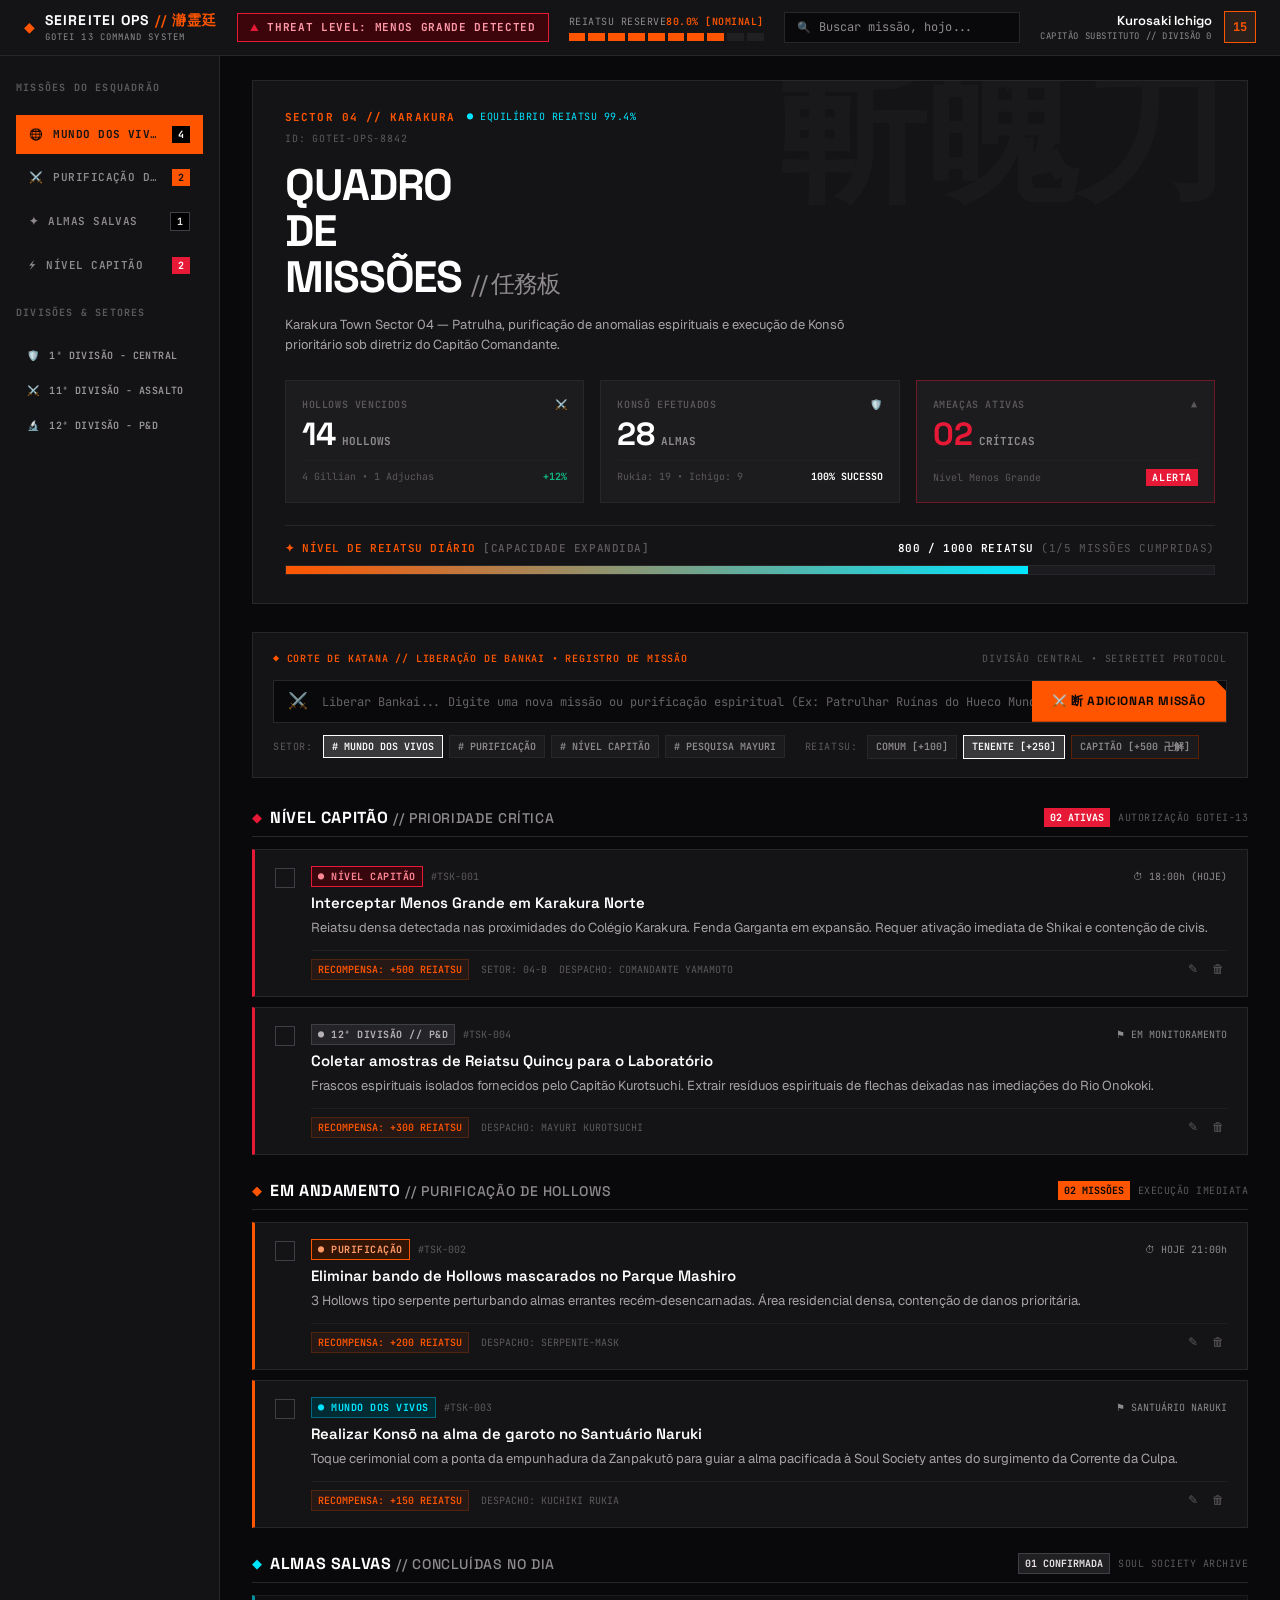
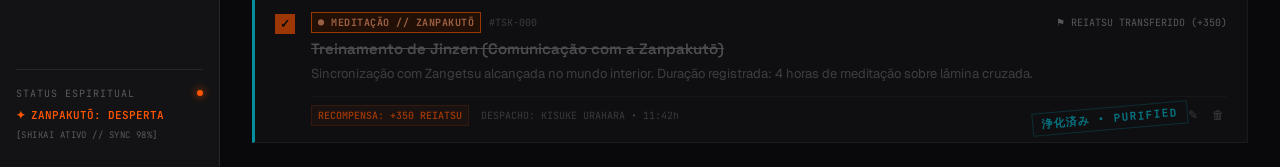
<file: index.html>
<!DOCTYPE html>
<html lang="pt-BR">
<head>
  <meta charset="UTF-8">
  <meta name="viewport" content="width=device-width, initial-scale=1.0">
  <title>SEIREITEI OPS // GOTEI 13 COMMAND SYSTEM</title>
  <!-- Google Fonts: Space Grotesk, Geist / Inter, JetBrains Mono -->
  <link rel="preconnect" href="https://fonts.googleapis.com">
  <link rel="preconnect" href="https://fonts.gstatic.com" crossorigin>
  <link href="https://fonts.googleapis.com/css2?family=Geist:wght@300;400;500;600;700&family=JetBrains+Mono:wght@400;500;600;700&family=Space+Grotesk:wght@500;600;700&display=swap" rel="stylesheet">
  <link rel="stylesheet" href="style.css">
</head>
<body>
  <div class="layout-wrapper">
    
    <!-- TOP GLOBAL BAR -->
    <header class="global-topbar">
      <div class="topbar-brand">
        <span class="diamond-icon">◆</span>
        <div class="brand-text">
          <span class="brand-title">SEIREITEI OPS <span class="kanji-sub">// 瀞霊廷</span></span>
          <span class="brand-sub">GOTEI 13 COMMAND SYSTEM</span>
        </div>
      </div>

      <div class="threat-alert-pill">
        <span class="warning-triangle">▲</span>
        <span class="threat-text">THREAT LEVEL: MENOS GRANDE DETECTED</span>
      </div>

      <div class="reiatsu-reserve-block">
        <div class="reiatsu-label-row">
          <span>REIATSU RESERVE</span>
          <span class="reiatsu-pct" id="global-reiatsu-pct">84.2% [NOMINAL]</span>
        </div>
        <div class="segmented-bar" id="global-reiatsu-bar">
          <div class="bar-tick active"></div>
          <div class="bar-tick active"></div>
          <div class="bar-tick active"></div>
          <div class="bar-tick active"></div>
          <div class="bar-tick active"></div>
          <div class="bar-tick active"></div>
          <div class="bar-tick active"></div>
          <div class="bar-tick active"></div>
          <div class="bar-tick"></div>
          <div class="bar-tick"></div>
        </div>
      </div>

      <div class="topbar-search">
        <span class="search-icon">🔍</span>
        <input type="text" id="mission-search" placeholder="Buscar missão, hojo..." autocomplete="off">
      </div>

      <div class="officer-profile">
        <div class="officer-info">
          <span class="officer-name">Kurosaki Ichigo</span>
          <span class="officer-rank">CAPITÃO SUBSTITUTO // DIVISÃO 0</span>
        </div>
        <div class="officer-avatar">
          <div class="avatar-box">15</div>
        </div>
      </div>
    </header>

    <div class="main-body-container">
      
      <!-- LEFT SIDEBAR -->
      <aside class="sidebar">
        <div class="nav-section-title">MISSÕES DO ESQUADRÃO</div>
        <nav class="sidebar-nav">
          <button class="nav-item active" data-filter="mundo-dos-vivos">
            <span class="nav-icon">🌐</span>
            <span class="nav-label">MUNDO DOS VIVOS</span>
            <span class="nav-badge" id="badge-mundo-vivos">12</span>
          </button>
          <button class="nav-item" data-filter="purificacao">
            <span class="nav-icon">⚔️</span>
            <span class="nav-label">PURIFICAÇÃO DE HOLLOWS</span>
            <span class="nav-badge orange" id="badge-hollows">5</span>
          </button>
          <button class="nav-item" data-filter="almas-salvas">
            <span class="nav-icon">✦</span>
            <span class="nav-label">ALMAS SALVAS</span>
            <span class="nav-badge dark" id="badge-almas">48</span>
          </button>
          <button class="nav-item" data-filter="nivel-capitao">
            <span class="nav-icon">⚡</span>
            <span class="nav-label">NÍVEL CAPITÃO</span>
            <span class="nav-badge red" id="badge-capitao">3</span>
          </button>
        </nav>

        <div class="nav-section-title">DIVISÕES & SETORES</div>
        <nav class="sidebar-nav division-nav">
          <button class="nav-item sub-div" data-division="1">
            <span class="div-glyph">🛡️</span>
            <span class="nav-label">1ª DIVISÃO - CENTRAL</span>
          </button>
          <button class="nav-item sub-div" data-division="11">
            <span class="div-glyph">⚔️</span>
            <span class="nav-label">11ª DIVISÃO - ASSALTO</span>
          </button>
          <button class="nav-item sub-div" data-division="12">
            <span class="div-glyph">🔬</span>
            <span class="nav-label">12ª DIVISÃO - P&D</span>
          </button>
        </nav>

        <div class="sidebar-bottom-status">
          <div class="status-indicator-header">
            <span class="status-header-text">STATUS ESPIRITUAL</span>
            <span class="pulse-dot"></span>
          </div>
          <div class="status-body">
            <span class="sub-status-icon">✦</span>
            <span class="sub-status-label">ZANPAKUTŌ: DESPERTA</span>
          </div>
          <div class="status-subline">[SHIKAI ATIVO // SYNC 98%]</div>
        </div>
      </aside>

      <!-- CENTER CONTENT -->
      <main class="center-content">
        
        <!-- SECTOR HERO BANNER -->
        <section class="sector-hero-card">
          <div class="sector-bg-watermark">斬魄刀</div>
          <div class="sector-meta-header">
            <div class="sector-tag">SECTOR 04 // KARAKURA</div>
            <div class="reiatsu-eq-pill">● EQUILÍBRIO REIATSU 99.4%</div>
          </div>
          <div class="gotei-id">ID: GOTEI-OPS-8842</div>

          <div class="hero-main-title">
            <h1>QUADRO<br>DE<br>MISSÕES <span class="title-sub">// 任務板</span></h1>
          </div>

          <p class="hero-desc">
            Karakura Town Sector 04 — Patrulha, purificação de anomalias espirituais e execução de Konsō prioritário sob diretriz do Capitão Comandante.
          </p>

          <div class="stats-row">
            <div class="stat-card">
              <div class="stat-card-head">
                <span>HOLLOWS VENCIDOS</span>
                <span class="stat-icon">⚔️</span>
              </div>
              <div class="stat-main">
                <span class="stat-num" id="stat-hollows-vencidos">14</span>
                <span class="stat-unit">HOLLOWS</span>
              </div>
              <div class="stat-footer">
                <span>4 Gillian • 1 Adjuchas</span>
                <span class="stat-highlight green">+12%</span>
              </div>
            </div>

            <div class="stat-card">
              <div class="stat-card-head">
                <span>KONSŌ EFETUADOS</span>
                <span class="stat-icon">🛡️</span>
              </div>
              <div class="stat-main">
                <span class="stat-num" id="stat-konso-total">28</span>
                <span class="stat-unit">ALMAS</span>
              </div>
              <div class="stat-footer">
                <span>Rukia: 19 • Ichigo: 9</span>
                <span class="stat-highlight">100% SUCESSO</span>
              </div>
            </div>

            <div class="stat-card danger">
              <div class="stat-card-head">
                <span>AMEAÇAS ATIVAS</span>
                <span class="stat-icon red">▲</span>
              </div>
              <div class="stat-main">
                <span class="stat-num red" id="stat-ameacas-ativas">02</span>
                <span class="stat-unit">CRÍTICAS</span>
              </div>
              <div class="stat-footer">
                <span>Nível Menos Grande</span>
                <span class="alert-pill-red">ALERTA</span>
              </div>
            </div>
          </div>

          <!-- REIATSU PROGRESS -->
          <div class="reiatsu-progress-container">
            <div class="reiatsu-bar-header">
              <span class="bar-title">✦ NÍVEL DE REIATSU DIÁRIO <span class="bar-subtitle">[CAPACIDADE EXPANDIDA]</span></span>
              <span class="bar-values"><span id="reiatsu-current-val">780</span> / 1000 REIATSU <span class="missions-count" id="stat-completed-summary">(7/9 MISSÕES CUMPRIDAS)</span></span>
            </div>
            <div class="segmented-track" id="main-reiatsu-progress">
              <!-- JS will fill or we populate -->
              <div class="track-fill" id="reiatsu-bar-fill" style="width: 78%;"></div>
            </div>
          </div>
        </section>

        <!-- ADD MISSION BOX -->
        <section class="mission-input-section">
          <div class="input-section-header">
            <span class="sec-tag">◆ CORTE DE KATANA // LIBERAÇÃO DE BANKAI • REGISTRO DE MISSÃO</span>
            <span class="sec-right">DIVISÃO CENTRAL • SEIREITEI PROTOCOL</span>
          </div>

          <form id="new-mission-form" class="mission-form">
            <div class="form-main-bar">
              <span class="katana-cross-icon">⚔️</span>
              <input 
                type="text" 
                id="task-title-input" 
                placeholder="Liberar Bankai... Digite uma nova missão ou purificação espiritual (Ex: Patrulhar Ruínas do Hueco Mundo)..." 
                required 
                autocomplete="off"
              />
              <button type="submit" class="btn-bankai-add">
                <span>⚔️ 断 ADICIONAR MISSÃO</span>
              </button>
            </div>

            <div class="form-selectors-row">
              <div class="selector-group">
                <span class="sel-label">SETOR:</span>
                <div class="tag-chips" id="sector-chips">
                  <button type="button" class="tag-chip active" data-sector="mundo-dos-vivos"># MUNDO DOS VIVOS</button>
                  <button type="button" class="tag-chip" data-sector="purificacao"># PURIFICAÇÃO</button>
                  <button type="button" class="tag-chip" data-sector="nivel-capitao"># NÍVEL CAPITÃO</button>
                  <button type="button" class="tag-chip" data-sector="pesquisa-mayuri"># PESQUISA MAYURI</button>
                </div>
              </div>

              <div class="selector-group">
                <span class="sel-label">REIATSU:</span>
                <div class="tag-chips" id="reiatsu-chips">
                  <button type="button" class="tag-chip" data-reward="100">COMUM [+100]</button>
                  <button type="button" class="tag-chip active" data-reward="250">TENENTE [+250]</button>
                  <button type="button" class="tag-chip highlight-orange" data-reward="500">CAPITÃO [+500 卍解]</button>
                </div>
              </div>
            </div>
          </form>
        </section>

        <!-- MISSION GROUPS -->
        <div class="mission-sections-wrapper">

          <!-- SECTION 1: NIVEL CAPITAO // PRIORIDADE CRITICA -->
          <section class="mission-group" id="group-capitao">
            <div class="group-header">
              <div class="group-title-col">
                <span class="diamond-crimson">◆</span>
                <h2 class="group-title">NÍVEL CAPITÃO <span class="group-title-sub">// PRIORIDADE CRÍTICA</span></h2>
              </div>
              <div class="group-badge-badge">
                <span class="badge-count-red" id="count-criticas">02 ATIVAS</span>
                <span class="badge-authoriz">AUTORIZAÇÃO GOTEI-13</span>
              </div>
            </div>

            <div class="missions-list" id="list-capitao">
              <!-- Rendered via JS -->
            </div>
          </section>

          <!-- SECTION 2: EM ANDAMENTO // PURIFICACAO DE HOLLOWS -->
          <section class="mission-group" id="group-andamento">
            <div class="group-header">
              <div class="group-title-col">
                <span class="diamond-orange">◆</span>
                <h2 class="group-title">EM ANDAMENTO <span class="group-title-sub">// PURIFICAÇÃO DE HOLLOWS</span></h2>
              </div>
              <div class="group-badge-badge">
                <span class="badge-count-orange" id="count-andamento">02 MISSÕES</span>
                <span class="badge-authoriz">EXECUÇÃO IMEDIATA</span>
              </div>
            </div>

            <div class="missions-list" id="list-andamento">
              <!-- Rendered via JS -->
            </div>
          </section>

          <!-- SECTION 3: ALMAS SALVAS // CONCLUIDAS NO DIA -->
          <section class="mission-group" id="group-concluidas">
            <div class="group-header">
              <div class="group-title-col">
                <span class="diamond-cyan">◆</span>
                <h2 class="group-title">ALMAS SALVAS <span class="group-title-sub">// CONCLUÍDAS NO DIA</span></h2>
              </div>
              <div class="group-badge-badge">
                <span class="badge-count-dark" id="count-concluidas">01 CONFIRMADA</span>
                <span class="badge-authoriz">SOUL SOCIETY ARCHIVE</span>
              </div>
            </div>

            <div class="missions-list" id="list-concluidas">
              <!-- Rendered via JS -->
            </div>
          </section>

        </div>
      </main>

      <!-- RIGHT SIDEBAR (WIDGETS) -->
      <aside class="right-panel">
        
        <!-- WIDGET 1: MODO ZANPAKUTO / POMODORO -->
        <div class="widget-card pomodoro-card">
          <div class="widget-header">
            <div class="widget-title">
              <span class="widget-icon">⏳</span>
              <span>MODO ZANPAKUTŌ</span>
            </div>
            <span class="widget-sub-badge">POMODORO ESPIRITUAL</span>
          </div>

          <div class="timer-display-frame">
            <div class="timer-crosshair-tl">+</div>
            <div class="timer-crosshair-tr">+</div>
            <div class="timer-crosshair-bl">+</div>
            <div class="timer-crosshair-br">+</div>
            
            <div class="timer-digits" id="timer-display">25:00</div>
            
            <div class="timer-state-row">
              <span class="pulse-cyan">●</span>
              <span class="timer-state-text" id="timer-status-text">FOCO ESPIRITUAL ATIVO // MEDITANDO NA LÂMINA</span>
            </div>

            <div class="cycle-indicator">
              <div class="cycle-tick active"></div>
              <div class="cycle-tick active"></div>
              <div class="cycle-tick"></div>
              <div class="cycle-tick"></div>
              <span class="cycle-label">CICLO 2/4</span>
            </div>
          </div>

          <div class="timer-controls">
            <button class="btn-timer active-action" id="btn-timer-start">▶ INICIAR</button>
            <button class="btn-timer" id="btn-timer-pause">❚❚ PAUSA</button>
            <button class="btn-timer" id="btn-timer-reset">↺ RESET</button>
          </div>
        </div>

        <!-- WIDGET 2: HOLLOWS PURIFICADOS -->
        <div class="widget-card hollow-counter-card">
          <div class="widget-header">
            <div class="widget-title">
              <span class="widget-icon red">🛡️</span>
              <span>HOLLOWS PURIFICADOS</span>
            </div>
            <span class="widget-sub-badge">HOJE</span>
          </div>

          <div class="hollow-stat-row">
            <div class="hollow-count-block">
              <span class="hollow-big-num" id="widget-hollows-count">14</span>
              <span class="hollow-num-sub">TOTAL PURIFICADO</span>
            </div>
            <div class="hollow-mask-emblem">
              <div class="mask-diamond">
                <span class="mask-icon">👹</span>
              </div>
            </div>
          </div>

          <div class="hollow-breakdown-list">
            <div class="breakdown-item">
              <span class="breakdown-bullet">◆</span>
              <span class="breakdown-name">HOLLOWS COMUNS</span>
              <span class="breakdown-val" id="count-hollows-comuns">09</span>
            </div>
            <div class="breakdown-item">
              <span class="breakdown-bullet">◆</span>
              <span class="breakdown-name">MENOS GILLIAN</span>
              <span class="breakdown-val" id="count-hollows-gillian">04</span>
            </div>
            <div class="breakdown-item">
              <span class="breakdown-bullet">◆</span>
              <span class="breakdown-name">ADJUCHAS ANÔMALO</span>
              <span class="breakdown-val" id="count-hollows-adjuchas">01</span>
            </div>
          </div>
        </div>

        <!-- WIDGET 3: TRANSMISSAO SOUL SOCIETY -->
        <div class="widget-card broadcast-card">
          <div class="widget-header">
            <div class="widget-title">
              <span class="widget-icon cyan">📡</span>
              <span>TRANSMISSÃO SOUL SOCIETY</span>
            </div>
            <span class="channel-open-pill">● CANAL ABERTO</span>
          </div>

          <div class="broadcast-feed">
            <article class="feed-item">
              <div class="feed-head">
                <span class="feed-author">12ª DIVISÃO • LABORATÓRIO</span>
                <span class="feed-time">02m atrás</span>
              </div>
              <p class="feed-msg">Senkaimon estabilizado no setor oeste de Karakura. Passagem livre para patrulhas registradas.</p>
            </article>

            <article class="feed-item">
              <div class="feed-head">
                <span class="feed-author">COMANDO GERAL • GOTEI 13</span>
                <span class="feed-time">18m atrás</span>
              </div>
              <p class="feed-msg">Convocação de emergência para Tenentes às 15:00h no Salão da 1ª Divisão. Pauta: Incursão Hollow.</p>
            </article>

            <article class="feed-item">
              <div class="feed-head">
                <span class="feed-author">4ª DIVISÃO • POSTO MÉDICO</span>
                <span class="feed-time">45m atrás</span>
              </div>
              <p class="feed-msg">Unidades de Kaidō de prontidão para recepção de feridos da frente Karakura Sul.</p>
            </article>
          </div>
        </div>

        <!-- WIDGET 4: DOUTRINA DE COMBATE -->
        <div class="doctrine-card">
          <div class="doctrine-box">
            <div class="doctrine-notch">✦</div>
            <div class="doctrine-body">
              <div class="doctrine-title">DOUTRINA DE COMBATE</div>
              <p class="doctrine-quote">“Aquele que não teme sua própria lâmina não é digno de empunhá-la.”</p>
            </div>
          </div>
        </div>

      </aside>

    </div>
  </div>

  <script src="script.js"></script>
</body>
</html>
</file>
<file: style.css>
/* ==========================================================================
   SEIREITEI OPS // GOTEI 13 COMMAND SYSTEM
   DESIGN SYSTEM INSPIRED BY TITE KUBO / BLEACH EDITORIAL BRUTALISM
   ========================================================================== */

:root {
  /* Surfaces & Canvas */
  --bg-void: #09090b;
  --surface-base: #131315;
  --surface-low: #1c1b1d;
  --surface-card: #141416;
  --surface-elevated: #1a1a1e;
  --surface-container-high: #201f22;
  --surface-container-highest: #2a2a2c;
  --surface-bright: #39393b;

  /* Lines & Borders */
  --border-hairline: #27272a;
  --border-muted: #3f3f46;
  --border-subtle: #201f22;

  /* Typography Colors */
  --text-white: #ffffff;
  --text-primary: #e5e1e4;
  --text-muted: #8e8a8d;
  --text-dim: #5c585b;
  --text-dark: #141416;

  /* Spectral Reiatsu Accents */
  --reiatsu-orange: #ff5500;
  --reiatsu-orange-hover: #ff7733;
  --reiatsu-cyan: #00e5ff;
  --reiatsu-crimson: #e61937;
  --reiatsu-purple: #8a2be2;
  --reiatsu-gold: #f59e0b;
  --reiatsu-green: #10b981;

  /* Fonts */
  --font-display: 'Space Grotesk', sans-serif;
  --font-body: 'Geist', -apple-system, BlinkMacSystemFont, 'Segoe UI', sans-serif;
  --font-mono: 'JetBrains Mono', monospace;
}

/* Base Reset & Geometry: 0px Radius Rule */
* {
  margin: 0;
  padding: 0;
  box-sizing: border-box;
  border-radius: 0 !important; /* Strict 0px brutalist rule from design.md */
}

body {
  background-color: var(--bg-void);
  color: var(--text-primary);
  font-family: var(--font-body);
  font-size: 14px;
  line-height: 1.5;
  min-height: 100vh;
  overflow-x: hidden;
  -webkit-font-smoothing: antialiased;
}

/* Custom Scrollbars */
::-webkit-scrollbar {
  width: 5px;
  height: 5px;
}
::-webkit-scrollbar-track {
  background: var(--bg-void);
}
::-webkit-scrollbar-thumb {
  background: var(--surface-bright);
}
::-webkit-scrollbar-thumb:hover {
  background: var(--reiatsu-orange);
}

/* ==========================================================================
   GLOBAL LAYOUT STRUCTURE
   ========================================================================== */

.layout-wrapper {
  display: flex;
  flex-direction: column;
  min-height: 100vh;
  width: 100%;
}

/* ==========================================================================
   TOP GLOBAL BAR
   ========================================================================== */

.global-topbar {
  display: flex;
  align-items: center;
  justify-content: space-between;
  background-color: var(--surface-card);
  border-bottom: 1px solid var(--border-hairline);
  padding: 10px 24px;
  gap: 20px;
  position: sticky;
  top: 0;
  z-index: 100;
}

.topbar-brand {
  display: flex;
  align-items: center;
  gap: 10px;
  flex-shrink: 0;
}

.diamond-icon {
  color: var(--reiatsu-orange);
  font-size: 14px;
}

.brand-text {
  display: flex;
  flex-direction: column;
}

.brand-title {
  font-family: var(--font-display);
  font-size: 14px;
  font-weight: 700;
  letter-spacing: 0.08em;
  color: var(--text-white);
}

.kanji-sub {
  color: var(--reiatsu-orange);
  font-weight: 600;
}

.brand-sub {
  font-family: var(--font-mono);
  font-size: 9px;
  letter-spacing: 0.12em;
  color: var(--text-muted);
}

/* Threat Alert Pill */
.threat-alert-pill {
  display: flex;
  align-items: center;
  gap: 8px;
  background-color: #3b050b;
  border: 1px solid var(--reiatsu-crimson);
  padding: 5px 12px;
  animation: pulse-border 2.5s infinite;
  flex-shrink: 0;
}

@keyframes pulse-border {
  0%, 100% { border-color: var(--reiatsu-crimson); box-shadow: 0 0 8px rgba(230, 25, 55, 0.2); }
  50% { border-color: #800f1e; box-shadow: none; }
}

.warning-triangle {
  color: var(--reiatsu-crimson);
  font-size: 10px;
}

.threat-text {
  font-family: var(--font-mono);
  font-size: 11px;
  font-weight: 700;
  letter-spacing: 0.06em;
  color: #ff99a8;
}

/* Reiatsu Reserve Global Block */
.reiatsu-reserve-block {
  display: flex;
  flex-direction: column;
  gap: 4px;
  min-width: 180px;
}

.reiatsu-label-row {
  display: flex;
  justify-content: space-between;
  font-family: var(--font-mono);
  font-size: 10px;
  color: var(--text-muted);
  letter-spacing: 0.05em;
}

.reiatsu-pct {
  color: var(--reiatsu-orange);
  font-weight: 600;
}

.segmented-bar {
  display: flex;
  gap: 3px;
  height: 8px;
}

.bar-tick {
  flex: 1;
  background-color: #201f22;
}

.bar-tick.active {
  background-color: var(--reiatsu-orange);
}

/* Topbar Search */
.topbar-search {
  display: flex;
  align-items: center;
  background-color: var(--bg-void);
  border: 1px solid var(--border-hairline);
  padding: 6px 12px;
  gap: 8px;
  flex: 1;
  max-width: 320px;
}

.search-icon {
  font-size: 11px;
  opacity: 0.6;
}

.topbar-search input {
  background: transparent;
  border: none;
  outline: none;
  color: var(--text-white);
  font-family: var(--font-mono);
  font-size: 12px;
  width: 100%;
}

.topbar-search input::placeholder {
  color: var(--text-muted);
}

.topbar-search:focus-within {
  border-color: var(--text-white);
}

/* Officer Profile */
.officer-profile {
  display: flex;
  align-items: center;
  gap: 12px;
  flex-shrink: 0;
}

.officer-info {
  display: flex;
  flex-direction: column;
  text-align: right;
}

.officer-name {
  font-family: var(--font-display);
  font-size: 13px;
  font-weight: 600;
  color: var(--text-white);
}

.officer-rank {
  font-family: var(--font-mono);
  font-size: 9px;
  letter-spacing: 0.06em;
  color: var(--text-muted);
}

.avatar-box {
  width: 32px;
  height: 32px;
  background: #2a201c;
  border: 1px solid var(--reiatsu-orange);
  color: var(--reiatsu-orange);
  display: flex;
  align-items: center;
  justify-content: center;
  font-family: var(--font-mono);
  font-weight: 700;
  font-size: 12px;
}

/* ==========================================================================
   MAIN BODY 3-COLUMN CONTAINER
   ========================================================================== */

.main-body-container {
  display: grid;
  grid-template-columns: 240px minmax(0, 1fr) 340px;
  flex: 1;
  width: 100%;
}

/* ==========================================================================
   LEFT SIDEBAR
   ========================================================================== */

.sidebar {
  background-color: var(--surface-base);
  border-right: 1px solid var(--border-hairline);
  padding: 24px 16px;
  display: flex;
  flex-direction: column;
  gap: 20px;
}

.nav-section-title {
  font-family: var(--font-mono);
  font-size: 10px;
  font-weight: 700;
  letter-spacing: 0.12em;
  color: var(--text-dim);
}

.sidebar-nav {
  display: flex;
  flex-direction: column;
  gap: 4px;
}

.nav-item {
  display: flex;
  align-items: center;
  gap: 10px;
  background: transparent;
  border: 1px solid transparent;
  padding: 10px 12px;
  color: var(--text-muted);
  font-family: var(--font-mono);
  font-size: 11px;
  font-weight: 600;
  letter-spacing: 0.04em;
  cursor: pointer;
  text-align: left;
  transition: all 120ms linear;
}

.nav-item:hover {
  background: var(--surface-low);
  color: var(--text-white);
  border-color: var(--border-hairline);
}

.nav-item.active {
  background: var(--reiatsu-orange);
  color: var(--text-dark);
  font-weight: 700;
}

.nav-item.active .nav-icon {
  filter: brightness(0);
}

.nav-item.active .nav-badge {
  background: #000;
  color: #fff;
}

.nav-label {
  flex: 1;
  white-space: nowrap;
  overflow: hidden;
  text-overflow: ellipsis;
}

.nav-badge {
  font-size: 10px;
  font-family: var(--font-mono);
  font-weight: 700;
  padding: 2px 6px;
  background: var(--surface-container-highest);
  color: var(--text-white);
}

.nav-badge.orange {
  background: var(--reiatsu-orange);
  color: var(--text-dark);
}

.nav-badge.dark {
  background: #000;
  color: var(--text-primary);
  border: 1px solid var(--border-muted);
}

.nav-badge.red {
  background: var(--reiatsu-crimson);
  color: #fff;
}

.division-nav .nav-item {
  font-size: 10px;
  padding: 8px 10px;
  color: #9c979a;
}

.sidebar-bottom-status {
  margin-top: auto;
  border-top: 1px solid var(--border-hairline);
  padding-top: 16px;
  display: flex;
  flex-direction: column;
  gap: 6px;
}

.status-indicator-header {
  display: flex;
  justify-content: space-between;
  align-items: center;
}

.status-header-text {
  font-family: var(--font-mono);
  font-size: 10px;
  letter-spacing: 0.1em;
  color: var(--text-dim);
}

.pulse-dot {
  width: 6px;
  height: 6px;
  background-color: var(--reiatsu-orange);
  border-radius: 50% !important;
  box-shadow: 0 0 8px var(--reiatsu-orange);
  animation: pulse-dot 1.8s infinite;
}

@keyframes pulse-dot {
  0%, 100% { opacity: 1; transform: scale(1); }
  50% { opacity: 0.4; transform: scale(0.8); }
}

.status-body {
  display: flex;
  align-items: center;
  gap: 6px;
  color: var(--reiatsu-orange);
  font-family: var(--font-mono);
  font-size: 11px;
  font-weight: 600;
}

.status-subline {
  font-family: var(--font-mono);
  font-size: 9px;
  color: var(--text-dim);
  letter-spacing: 0.05em;
}

/* ==========================================================================
   CENTER MAIN CONTENT
   ========================================================================== */

.center-content {
  background-color: var(--bg-void);
  padding: 24px 32px;
  display: flex;
  flex-direction: column;
  gap: 28px;
  overflow-y: auto;
}

/* SECTOR HERO BANNER */
.sector-hero-card {
  position: relative;
  background: var(--surface-card);
  border: 1px solid var(--border-hairline);
  padding: 28px 32px;
  overflow: hidden;
}

.sector-bg-watermark {
  position: absolute;
  right: 20px;
  top: -20px;
  font-size: 150px;
  font-family: serif;
  font-weight: 900;
  color: rgba(255, 255, 255, 0.025);
  user-select: none;
  pointer-events: none;
  line-height: 1;
}

.sector-meta-header {
  display: flex;
  align-items: center;
  gap: 12px;
  margin-bottom: 6px;
}

.sector-tag {
  font-family: var(--font-mono);
  font-size: 11px;
  font-weight: 700;
  color: var(--reiatsu-orange);
  letter-spacing: 0.1em;
}

.reiatsu-eq-pill {
  font-family: var(--font-mono);
  font-size: 10px;
  color: var(--reiatsu-cyan);
  letter-spacing: 0.05em;
}

.gotei-id {
  font-family: var(--font-mono);
  font-size: 10px;
  color: var(--text-dim);
  letter-spacing: 0.08em;
  margin-bottom: 16px;
}

.hero-main-title h1 {
  font-family: var(--font-display);
  font-size: 44px;
  font-weight: 700;
  line-height: 1.05;
  letter-spacing: -0.03em;
  color: var(--text-white);
  text-transform: uppercase;
}

.title-sub {
  font-size: 24px;
  font-weight: 400;
  color: var(--text-muted);
}

.hero-desc {
  max-width: 580px;
  color: #a7a2a6;
  font-size: 13px;
  margin-top: 14px;
  line-height: 1.6;
}

/* Stats Row Cards */
.stats-row {
  display: grid;
  grid-template-columns: repeat(3, 1fr);
  gap: 16px;
  margin-top: 24px;
}

.stat-card {
  background: var(--surface-low);
  border: 1px solid var(--border-hairline);
  padding: 16px;
  display: flex;
  flex-direction: column;
  gap: 6px;
}

.stat-card.danger {
  border-color: rgba(230, 25, 55, 0.4);
}

.stat-card-head {
  display: flex;
  justify-content: space-between;
  align-items: center;
  font-family: var(--font-mono);
  font-size: 10px;
  font-weight: 600;
  color: var(--text-dim);
  letter-spacing: 0.06em;
}

.stat-main {
  display: flex;
  align-items: baseline;
  gap: 6px;
}

.stat-num {
  font-family: var(--font-display);
  font-size: 32px;
  font-weight: 700;
  color: var(--text-white);
  line-height: 1;
}

.stat-num.red {
  color: var(--reiatsu-crimson);
}

.stat-unit {
  font-family: var(--font-mono);
  font-size: 11px;
  font-weight: 700;
  color: var(--text-muted);
}

.stat-footer {
  display: flex;
  justify-content: space-between;
  align-items: center;
  font-family: var(--font-mono);
  font-size: 10px;
  color: var(--text-dim);
  border-top: 1px solid #201f22;
  padding-top: 8px;
  margin-top: 4px;
}

.stat-highlight {
  font-weight: 700;
  color: var(--text-white);
}

.stat-highlight.green {
  color: var(--reiatsu-green);
}

.alert-pill-red {
  background: var(--reiatsu-crimson);
  color: #ffffff;
  padding: 1px 6px;
  font-weight: 700;
  letter-spacing: 0.06em;
}

/* Reiatsu Linear Progress Bar */
.reiatsu-progress-container {
  margin-top: 22px;
  border-top: 1px solid var(--border-hairline);
  padding-top: 14px;
  display: flex;
  flex-direction: column;
  gap: 8px;
}

.reiatsu-bar-header {
  display: flex;
  justify-content: space-between;
  align-items: center;
  font-family: var(--font-mono);
  font-size: 11px;
  letter-spacing: 0.05em;
}

.bar-title {
  color: var(--reiatsu-orange);
  font-weight: 600;
}

.bar-subtitle {
  color: var(--text-dim);
}

.bar-values {
  color: var(--text-white);
  font-weight: 600;
}

.missions-count {
  color: var(--text-dim);
  font-weight: 400;
}

.segmented-track {
  height: 10px;
  background: #1c1b1f;
  border: 1px solid var(--border-hairline);
  position: relative;
  overflow: hidden;
}

.track-fill {
  height: 100%;
  background: linear-gradient(90deg, var(--reiatsu-orange) 0%, var(--reiatsu-cyan) 100%);
  transition: width 300ms ease;
}

/* ==========================================================================
   ADD MISSION INPUT SECTION (KATANA SLASH FORM)
   ========================================================================== */

.mission-input-section {
  background: var(--surface-card);
  border: 1px solid var(--border-hairline);
  padding: 18px 20px;
  display: flex;
  flex-direction: column;
  gap: 14px;
}

.input-section-header {
  display: flex;
  justify-content: space-between;
  align-items: center;
  font-family: var(--font-mono);
  font-size: 10px;
  letter-spacing: 0.08em;
}

.sec-tag {
  color: var(--reiatsu-orange);
  font-weight: 600;
}

.sec-right {
  color: var(--text-dim);
}

.mission-form {
  display: flex;
  flex-direction: column;
  gap: 12px;
}

.form-main-bar {
  display: flex;
  align-items: center;
  background: var(--bg-void);
  border: 1px solid var(--border-hairline);
  transition: border-color 100ms linear;
}

.form-main-bar:focus-within {
  border-color: var(--text-white);
}

.katana-cross-icon {
  padding: 0 14px;
  font-size: 16px;
  opacity: 0.7;
}

.form-main-bar input {
  flex: 1;
  background: transparent;
  border: none;
  outline: none;
  padding: 12px 0;
  color: var(--text-white);
  font-family: var(--font-body);
  font-size: 13px;
}

.form-main-bar input::placeholder {
  color: #666265;
  font-family: var(--font-mono);
  font-size: 12px;
}

/* Katana / Bankai Add Button (Angled Chamfer Notch) */
.btn-bankai-add {
  background: var(--reiatsu-orange);
  color: var(--bg-void);
  border: none;
  font-family: var(--font-display);
  font-weight: 700;
  font-size: 12px;
  letter-spacing: 0.05em;
  padding: 12px 20px;
  cursor: pointer;
  clip-path: polygon(0 0, calc(100% - 10px) 0, 100% 10px, 100% 100%, 0 100%);
  transition: all 100ms linear;
  display: flex;
  align-items: center;
  gap: 6px;
  flex-shrink: 0;
}

.btn-bankai-add:hover {
  background: var(--text-white);
  color: var(--bg-void);
  box-shadow: 0 0 16px rgba(255, 85, 0, 0.4);
}

.btn-bankai-add:active {
  transform: scale(0.98);
}

.form-selectors-row {
  display: flex;
  flex-wrap: wrap;
  align-items: center;
  gap: 20px;
  font-family: var(--font-mono);
  font-size: 11px;
}

.selector-group {
  display: flex;
  align-items: center;
  gap: 10px;
}

.sel-label {
  color: var(--text-dim);
  font-size: 10px;
  letter-spacing: 0.06em;
}

.tag-chips {
  display: flex;
  gap: 6px;
}

.tag-chip {
  background: rgba(255, 255, 255, 0.03);
  border: 1px solid var(--border-hairline);
  color: var(--text-muted);
  font-family: var(--font-mono);
  font-size: 10px;
  font-weight: 600;
  padding: 4px 8px;
  cursor: pointer;
  transition: all 100ms linear;
}

.tag-chip:hover {
  border-color: var(--border-muted);
  color: var(--text-white);
}

.tag-chip.active {
  background: var(--surface-bright);
  color: var(--text-white);
  border-color: var(--text-white);
}

.tag-chip.highlight-orange {
  border-color: #5c2005;
}

.tag-chip.highlight-orange.active {
  background: var(--reiatsu-orange);
  color: var(--bg-void);
  border-color: var(--reiatsu-orange);
}

/* ==========================================================================
   MISSION GROUPS & TASK CARDS
   ========================================================================== */

.mission-sections-wrapper {
  display: flex;
  flex-direction: column;
  gap: 24px;
}

.mission-group {
  display: flex;
  flex-direction: column;
  gap: 12px;
}

.group-header {
  display: flex;
  justify-content: space-between;
  align-items: center;
  padding-bottom: 6px;
  border-bottom: 1px solid var(--border-hairline);
}

.group-title-col {
  display: flex;
  align-items: center;
  gap: 8px;
}

.diamond-crimson { color: var(--reiatsu-crimson); font-size: 13px; }
.diamond-orange { color: var(--reiatsu-orange); font-size: 13px; }
.diamond-cyan { color: var(--reiatsu-cyan); font-size: 13px; }

.group-title {
  font-family: var(--font-display);
  font-size: 16px;
  font-weight: 700;
  color: var(--text-white);
  letter-spacing: 0.04em;
}

.group-title-sub {
  font-size: 14px;
  font-weight: 500;
  color: var(--text-muted);
}

.group-badge-badge {
  display: flex;
  align-items: center;
  gap: 8px;
  font-family: var(--font-mono);
  font-size: 10px;
}

.badge-count-red {
  background: var(--reiatsu-crimson);
  color: #fff;
  font-weight: 700;
  padding: 2px 6px;
}

.badge-count-orange {
  background: var(--reiatsu-orange);
  color: var(--bg-void);
  font-weight: 700;
  padding: 2px 6px;
}

.badge-count-dark {
  background: #201f22;
  color: var(--text-primary);
  border: 1px solid var(--border-muted);
  font-weight: 700;
  padding: 2px 6px;
}

.badge-authoriz {
  color: var(--text-dim);
  letter-spacing: 0.05em;
}

.missions-list {
  display: flex;
  flex-direction: column;
  gap: 10px;
}

/* Individual Mission Card */
.mission-card {
  background: var(--surface-card);
  border: 1px solid var(--border-hairline);
  padding: 16px 20px;
  display: flex;
  gap: 16px;
  align-items: flex-start;
  transition: all 120ms linear;
  position: relative;
}

.mission-card:hover {
  background: var(--surface-elevated);
  border-color: var(--border-muted);
}

/* Border accents per category */
.mission-card.cat-capitao {
  border-left: 3px solid var(--reiatsu-crimson);
}

.mission-card.cat-andamento {
  border-left: 3px solid var(--reiatsu-orange);
}

.mission-card.cat-concluida {
  border-left: 3px solid var(--reiatsu-cyan);
  opacity: 0.75;
}

.mission-card.completed {
  opacity: 0.6;
}

.card-check-btn {
  background: transparent;
  border: 1px solid var(--border-muted);
  width: 20px;
  height: 20px;
  display: flex;
  align-items: center;
  justify-content: center;
  cursor: pointer;
  flex-shrink: 0;
  margin-top: 2px;
  transition: all 100ms linear;
  color: transparent;
}

.mission-card.completed .card-check-btn,
.mission-card.cat-concluida .card-check-btn {
  background: var(--reiatsu-orange);
  border-color: var(--reiatsu-orange);
  color: var(--bg-void);
  font-weight: 700;
  font-size: 12px;
}

.card-check-btn:hover {
  border-color: var(--reiatsu-orange);
}

.card-content {
  flex: 1;
  display: flex;
  flex-direction: column;
  gap: 6px;
}

.card-top-row {
  display: flex;
  justify-content: space-between;
  align-items: center;
  font-family: var(--font-mono);
  font-size: 10px;
}

.card-badges {
  display: flex;
  align-items: center;
  gap: 8px;
}

.badge-tag {
  padding: 2px 6px;
  font-weight: 700;
  letter-spacing: 0.05em;
}

.badge-tag.tag-red {
  background: #38070d;
  color: #ff8595;
  border: 1px solid var(--reiatsu-crimson);
}

.badge-tag.tag-orange {
  background: #331505;
  color: #ff9966;
  border: 1px solid var(--reiatsu-orange);
}

.badge-tag.tag-cyan {
  background: #002b33;
  color: var(--reiatsu-cyan);
  border: 1px solid #006b80;
}

.badge-tag.tag-gray {
  background: #242327;
  color: #b5b0b4;
  border: 1px solid var(--border-muted);
}

.task-id {
  color: var(--text-dim);
}

.card-schedule {
  color: var(--text-muted);
  display: flex;
  align-items: center;
  gap: 4px;
}

.card-title {
  font-family: var(--font-display);
  font-size: 15px;
  font-weight: 600;
  color: var(--text-white);
  line-height: 1.3;
}

.mission-card.completed .card-title {
  text-decoration: line-through;
  color: #7d797c;
}

.card-desc {
  font-size: 13px;
  color: #a7a2a6;
  line-height: 1.5;
}

.mission-card.completed .card-desc {
  color: #635f62;
}

.card-bottom-row {
  display: flex;
  justify-content: space-between;
  align-items: center;
  margin-top: 6px;
  padding-top: 8px;
  border-top: 1px solid #1f1e22;
  font-family: var(--font-mono);
  font-size: 10px;
}

.card-meta-left {
  display: flex;
  align-items: center;
  gap: 12px;
  color: var(--text-dim);
}

.reward-pill {
  color: var(--reiatsu-orange);
  background: rgba(255, 85, 0, 0.08);
  padding: 2px 6px;
  border: 1px solid rgba(255, 85, 0, 0.2);
  font-weight: 600;
}

.card-actions {
  display: flex;
  align-items: center;
  gap: 8px;
}

.action-icon-btn {
  background: transparent;
  border: none;
  color: var(--text-dim);
  cursor: pointer;
  padding: 3px;
  font-size: 12px;
  transition: color 100ms linear;
}

.action-icon-btn:hover {
  color: var(--text-white);
}

.action-icon-btn.delete-btn:hover {
  color: var(--reiatsu-crimson);
}

/* Stamped Purified Watermark for Completed */
.purified-stamp {
  position: absolute;
  right: 60px;
  bottom: 12px;
  border: 1px solid rgba(0, 229, 255, 0.3);
  color: var(--reiatsu-cyan);
  font-family: var(--font-mono);
  font-size: 11px;
  font-weight: 700;
  padding: 2px 8px;
  letter-spacing: 0.1em;
  transform: rotate(-5deg);
  pointer-events: none;
  opacity: 0.8;
}

/* ==========================================================================
   RIGHT SIDEBAR (TACTICAL WIDGETS)
   ========================================================================== */

.right-panel {
  background-color: var(--surface-base);
  border-left: 1px solid var(--border-hairline);
  padding: 24px 20px;
  display: flex;
  flex-direction: column;
  gap: 20px;
}

.widget-card {
  background: var(--surface-card);
  border: 1px solid var(--border-hairline);
  padding: 16px;
  display: flex;
  flex-direction: column;
  gap: 14px;
}

.widget-header {
  display: flex;
  justify-content: space-between;
  align-items: center;
  font-family: var(--font-mono);
  font-size: 11px;
  border-bottom: 1px solid #1f1e22;
  padding-bottom: 8px;
}

.widget-title {
  display: flex;
  align-items: center;
  gap: 6px;
  font-weight: 700;
  color: var(--text-white);
  letter-spacing: 0.05em;
}

.widget-icon.red { color: var(--reiatsu-crimson); }
.widget-icon.cyan { color: var(--reiatsu-cyan); }

.widget-sub-badge {
  font-size: 9px;
  color: var(--text-dim);
  letter-spacing: 0.08em;
}

.channel-open-pill {
  font-size: 9px;
  color: var(--reiatsu-cyan);
  letter-spacing: 0.06em;
  font-weight: 700;
}

/* POMODORO TIMER FRAME */
.timer-display-frame {
  position: relative;
  background: var(--bg-void);
  border: 1px solid var(--border-muted);
  padding: 20px 16px;
  display: flex;
  flex-direction: column;
  align-items: center;
  gap: 10px;
}

.timer-crosshair-tl { position: absolute; top: 2px; left: 4px; color: var(--text-dim); font-size: 10px; }
.timer-crosshair-tr { position: absolute; top: 2px; right: 4px; color: var(--text-dim); font-size: 10px; }
.timer-crosshair-bl { position: absolute; bottom: 2px; left: 4px; color: var(--text-dim); font-size: 10px; }
.timer-crosshair-br { position: absolute; bottom: 2px; right: 4px; color: var(--text-dim); font-size: 10px; }

.timer-digits {
  font-family: var(--font-display);
  font-size: 48px;
  font-weight: 700;
  letter-spacing: -0.02em;
  color: var(--text-white);
  line-height: 1;
}

.timer-state-row {
  display: flex;
  align-items: center;
  gap: 6px;
  font-family: var(--font-mono);
  font-size: 9px;
  letter-spacing: 0.06em;
  color: var(--text-muted);
  text-align: center;
}

.pulse-cyan {
  color: var(--reiatsu-cyan);
  font-size: 8px;
  animation: pulse-dot 1.5s infinite;
}

.cycle-indicator {
  display: flex;
  align-items: center;
  gap: 6px;
  margin-top: 4px;
}

.cycle-tick {
  width: 12px;
  height: 4px;
  background: #242327;
}

.cycle-tick.active {
  background: var(--reiatsu-cyan);
}

.cycle-label {
  font-family: var(--font-mono);
  font-size: 9px;
  color: var(--text-dim);
  margin-left: 4px;
}

.timer-controls {
  display: grid;
  grid-template-columns: 1fr 1fr 1fr;
  gap: 6px;
}

.btn-timer {
  background: var(--surface-low);
  border: 1px solid var(--border-hairline);
  color: var(--text-muted);
  font-family: var(--font-mono);
  font-size: 10px;
  font-weight: 600;
  padding: 8px 4px;
  cursor: pointer;
  transition: all 100ms linear;
}

.btn-timer:hover {
  background: var(--surface-bright);
  color: var(--text-white);
  border-color: var(--border-muted);
}

.btn-timer.active-action {
  background: var(--surface-container-highest);
  color: var(--reiatsu-cyan);
  border-color: var(--reiatsu-cyan);
}

/* HOLLOW PURIFIED WIDGET */
.hollow-stat-row {
  display: flex;
  justify-content: space-between;
  align-items: center;
  padding: 6px 0;
}

.hollow-count-block {
  display: flex;
  flex-direction: column;
}

.hollow-big-num {
  font-family: var(--font-display);
  font-size: 40px;
  font-weight: 700;
  line-height: 1;
  color: var(--text-white);
}

.hollow-num-sub {
  font-family: var(--font-mono);
  font-size: 9px;
  color: var(--text-dim);
  letter-spacing: 0.08em;
  margin-top: 4px;
}

.hollow-mask-emblem {
  width: 48px;
  height: 48px;
  display: flex;
  align-items: center;
  justify-content: center;
  background: #201f22;
  border: 1px solid #353437;
}

.mask-diamond {
  transform: rotate(45deg);
  width: 32px;
  height: 32px;
  background: #141416;
  border: 1px solid var(--border-muted);
  display: flex;
  align-items: center;
  justify-content: center;
}

.mask-icon {
  transform: rotate(-45deg);
  font-size: 16px;
}

.hollow-breakdown-list {
  display: flex;
  flex-direction: column;
  gap: 6px;
  border-top: 1px solid #1f1e22;
  padding-top: 10px;
  font-family: var(--font-mono);
  font-size: 10px;
}

.breakdown-item {
  display: flex;
  align-items: center;
  gap: 8px;
}

.breakdown-bullet {
  color: var(--reiatsu-crimson);
  font-size: 8px;
}

.breakdown-name {
  flex: 1;
  color: #9e9a9d;
}

.breakdown-val {
  color: var(--text-white);
  font-weight: 700;
}

/* SOUL SOCIETY BROADCAST FEED */
.broadcast-feed {
  display: flex;
  flex-direction: column;
  gap: 12px;
}

.feed-item {
  display: flex;
  flex-direction: column;
  gap: 4px;
  border-left: 2px solid #27272a;
  padding-left: 8px;
}

.feed-head {
  display: flex;
  justify-content: space-between;
  font-family: var(--font-mono);
  font-size: 9px;
}

.feed-author {
  color: var(--reiatsu-orange);
  font-weight: 600;
}

.feed-time {
  color: var(--text-dim);
}

.feed-msg {
  font-size: 11px;
  color: #adabae;
  line-height: 1.4;
}

/* DOCTRINA DE COMBATE */
.doctrine-card {
  margin-top: auto;
}

.doctrine-box {
  background: var(--surface-card);
  border: 1px solid var(--border-hairline);
  padding: 14px;
  display: flex;
  gap: 12px;
  align-items: flex-start;
}

.doctrine-notch {
  background: var(--reiatsu-orange);
  color: var(--bg-void);
  width: 24px;
  height: 24px;
  display: flex;
  align-items: center;
  justify-content: center;
  font-weight: 900;
  flex-shrink: 0;
}

.doctrine-body {
  display: flex;
  flex-direction: column;
  gap: 4px;
}

.doctrine-title {
  font-family: var(--font-mono);
  font-size: 10px;
  font-weight: 700;
  letter-spacing: 0.1em;
  color: var(--text-white);
}

.doctrine-quote {
  font-size: 11px;
  color: #a19d9f;
  font-style: italic;
  line-height: 1.4;
}

/* ==========================================================================
   RESPONSIVENESS (BREAKPOINTS)
   ========================================================================== */

@media (max-width: 1280px) {
  .main-body-container {
    grid-template-columns: 220px 1fr;
  }
  .right-panel {
    display: none; /* Collapsed on tablet */
  }
}

@media (max-width: 900px) {
  .global-topbar {
    flex-wrap: wrap;
  }
  .topbar-search {
    order: 4;
    max-width: 100%;
    width: 100%;
  }
  .main-body-container {
    grid-template-columns: 1fr;
  }
  .sidebar {
    display: none; /* Mobile view drawer/hidden */
  }
  .stats-row {
    grid-template-columns: 1fr;
  }
}
</file>
